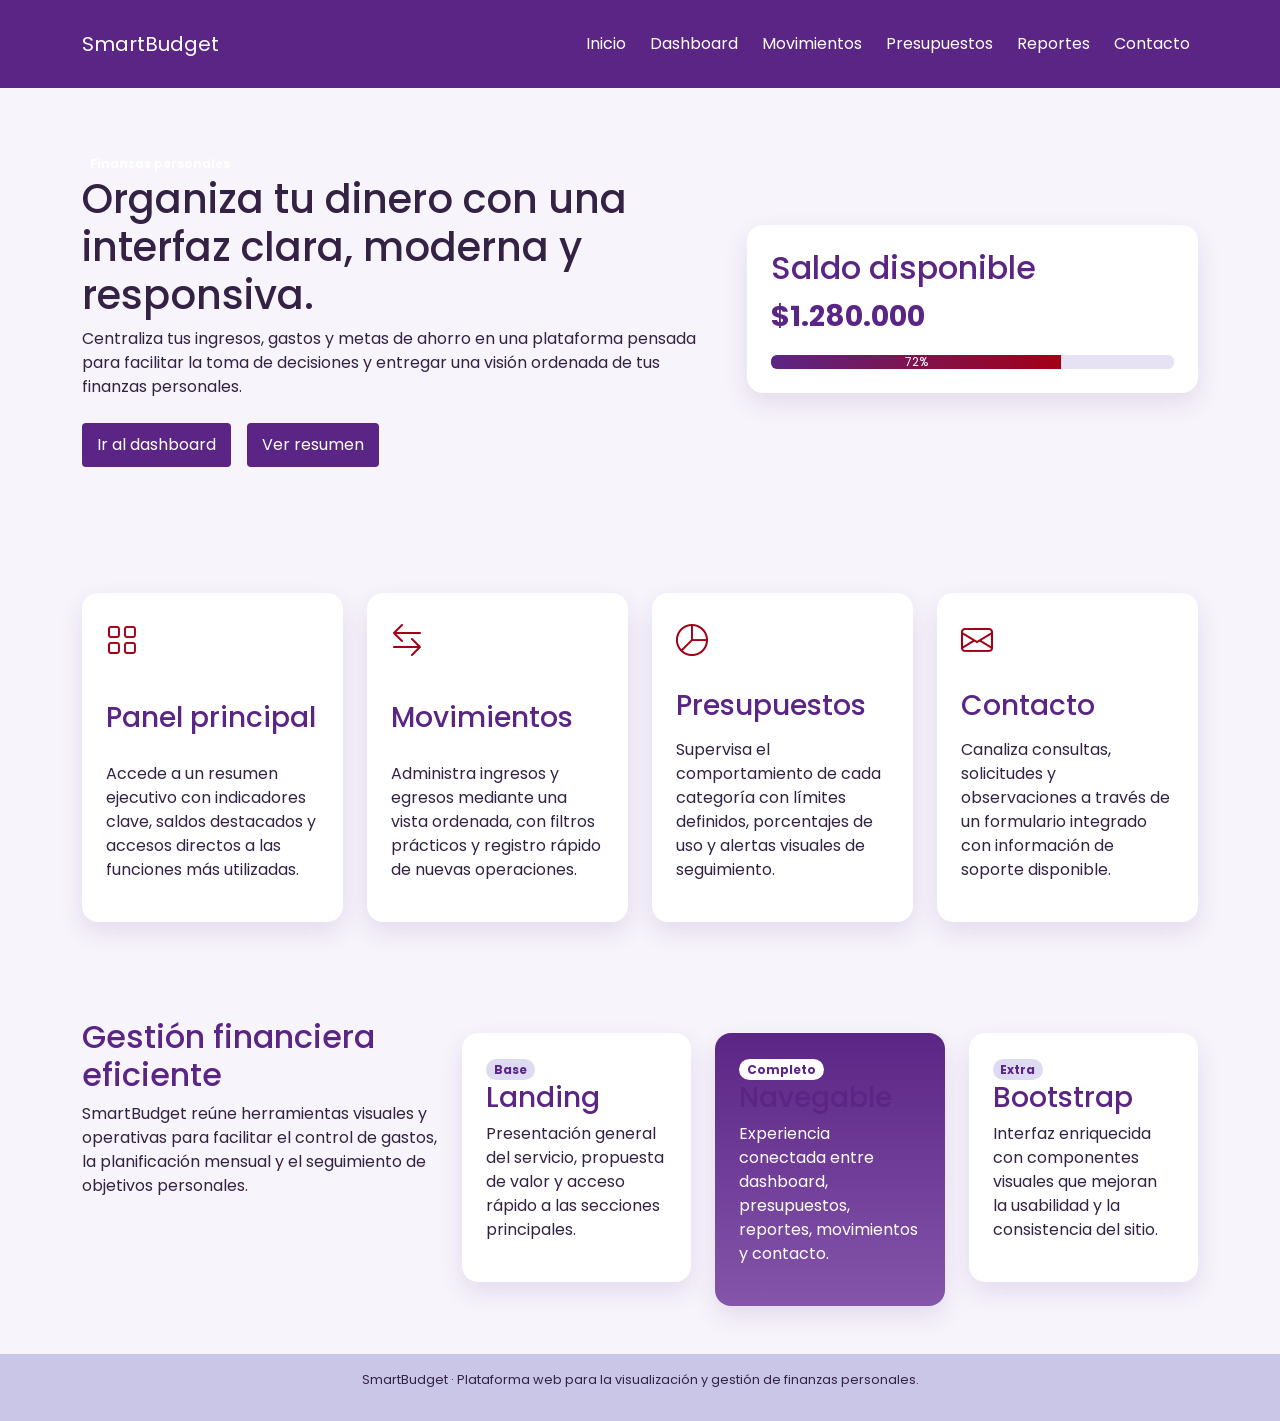
<file: index.html>
<!DOCTYPE html>
<html lang="es">

<head>
    <meta charset="UTF-8">
    <meta name="viewport" content="width=device-width, initial-scale=1.0">
    <title>SmartBudget | Inicio</title>
    <link rel="preconnect" href="https://fonts.googleapis.com">
    <link rel="preconnect" href="https://fonts.gstatic.com" crossorigin>
    <link href="https://fonts.googleapis.com/css2?family=Poppins:wght@300;400;500;600;700;800&display=swap"
        rel="stylesheet">
    <link rel="stylesheet" href="https://cdn.jsdelivr.net/npm/bootstrap@5.3.3/dist/css/bootstrap.min.css">
    <link rel="stylesheet" href="https://cdn.jsdelivr.net/npm/bootstrap-icons@1.11.3/font/bootstrap-icons.min.css">
    <link rel="stylesheet" href="./css/main.css">
</head>

<body>
    <header class="header">
        <nav class="navbar navbar-expand-lg menu">
            <div class="container">
                <a class="navbar-brand logo" href="./index.html">SmartBudget</a>
                <button class="navbar-toggler" type="button" data-bs-toggle="collapse" data-bs-target="#navbarMain"
                    aria-controls="navbarMain" aria-expanded="false" aria-label="Mostrar navegación">
                    <span class="navbar-toggler-icon"></span>
                </button>
                <div class="collapse navbar-collapse" id="navbarMain">
                    <ul class="navbar-nav ms-auto menu-list">
                        <li class="nav-item"><a class="nav-link menu-link menu-link-active" href="index.html">Inicio</a>
                        </li>
                        <li class="nav-item"><a class="nav-link menu-link" href="pages/dashboard.html">Dashboard</a>
                        </li>
                        <li class="nav-item"><a class="nav-link menu-link" href="pages/movimientos.html">Movimientos</a>
                        </li>
                        <li class="nav-item"><a class="nav-link menu-link"
                                href="pages/presupuestos.html">Presupuestos</a></li>
                        <li class="nav-item"><a class="nav-link menu-link" href="pages/reportes.html">Reportes</a></li>
                        <li class="nav-item"><a class="nav-link menu-link" href="pages/contacto.html">Contacto</a></li>
                    </ul>
                </div>
            </div>
        </nav>
    </header>

    <main>
        <section class="hero py-5">
            <div class="container">
                <div class="row align-items-center g-4">
                    <div class="col-lg-7">
                        <span class="hero-badge badge rounded-pill">Finanzas personales</span>
                        <h1 class="hero-title">Organiza tu dinero con una interfaz clara, moderna y responsiva.</h1>
                        <p class="hero-text">Centraliza tus ingresos, gastos y metas de ahorro en una plataforma pensada
                            para
                            facilitar la toma de decisiones y entregar una visión ordenada de tus finanzas personales.
                        </p>
                        <div class="d-flex flex-wrap gap-3 mt-4">
                            <a class="btn btn-main" href="./pages/dashboard.html">Ir al dashboard</a>
                            <button class="btn btn-outline-main" data-bs-toggle="modal"
                                data-bs-target="#inicioModal">Ver
                                resumen</button>
                        </div>
                    </div>
                    <div class="col-lg-5">
                        <div id="heroCarousel" class="carousel slide preview-card" data-bs-ride="carousel">
                            <div class="carousel-inner">
                                <div class="carousel-item active">
                                    <div class="preview-card-panel">
                                        <h2>Saldo disponible</h2>
                                        <strong>$1.280.000</strong>
                                        <div class="progress mt-3">
                                            <div class="progress-bar" style="width:72%">72%</div>
                                        </div>
                                    </div>
                                </div>
                                <div class="carousel-item">
                                    <div class="preview-card-panel">
                                        <h2>Movimientos del mes</h2>
                                        <strong>38 registros</strong>
                                        <div class="alert alert-light mt-3 mb-0">La categoría hogar presenta un avance
                                            del 78% del
                                            presupuesto asignado.</div>
                                    </div>
                                </div>
                            </div>
                        </div>
                    </div>
                </div>
            </div>
        </section>

        <section class="features py-5">
            <div class="container">
                <div class="row g-4">
                    <div class="col-md-6 col-xl-3">
                        <article class="card-box"><i class="bi bi-grid"></i>
                            <h3>Panel principal</h3>
                            <p>Accede a un resumen ejecutivo con indicadores clave, saldos destacados y accesos directos
                                a las
                                funciones más utilizadas.</p>
                        </article>
                    </div>
                    <div class="col-md-6 col-xl-3">
                        <article class="card-box"><i class="bi bi-arrow-left-right"></i>
                            <h3>Movimientos</h3>
                            <p>Administra ingresos y egresos mediante una vista ordenada, con filtros prácticos y
                                registro rápido de
                                nuevas operaciones.</p>
                        </article>
                    </div>
                    <div class="col-md-6 col-xl-3">
                        <article class="card-box"><i class="bi bi-pie-chart"></i>
                            <h3>Presupuestos</h3>
                            <p>Supervisa el comportamiento de cada categoría con límites definidos, porcentajes de uso y
                                alertas
                                visuales de seguimiento.</p>
                        </article>
                    </div>
                    <div class="col-md-6 col-xl-3">
                        <article class="card-box"><i class="bi bi-envelope"></i>
                            <h3>Contacto</h3>
                            <p>Canaliza consultas, solicitudes y observaciones a través de un formulario integrado con
                                información de
                                soporte disponible.</p>
                        </article>
                    </div>
                </div>
            </div>
        </section>

        <section class="plans py-5">
            <div class="container">
                <div class="row g-4">
                    <div class="col-lg-4">
                        <div class="section-copy">
                            <h2>Gestión financiera eficiente</h2>
                            <p>SmartBudget reúne herramientas visuales y operativas para facilitar el control de gastos,
                                la
                                planificación mensual y el seguimiento de objetivos personales.</p>
                        </div>
                    </div>
                    <div class="col-lg-8">
                        <div class="row g-4">
                            <div class="col-md-4">
                                <article class="plan-card"><span class="badge rounded-pill">Base</span>
                                    <h3>Landing</h3>
                                    <p>Presentación general del servicio, propuesta de valor y acceso rápido a las
                                        secciones principales.
                                    </p>
                                </article>
                            </div>
                            <div class="col-md-4">
                                <article class="plan-card plan-card-featured"><span
                                        class="badge rounded-pill">Completo</span>
                                    <h3>Navegable</h3>
                                    <p>Experiencia conectada entre dashboard, presupuestos, reportes, movimientos y
                                        contacto.</p>
                                </article>
                            </div>
                            <div class="col-md-4">
                                <article class="plan-card"><span class="badge rounded-pill">Extra</span>
                                    <h3>Bootstrap</h3>
                                    <p>Interfaz enriquecida con componentes visuales que mejoran la usabilidad y la
                                        consistencia del
                                        sitio.</p>
                                </article>
                            </div>
                        </div>
                    </div>
                </div>
            </div>
        </section>
    </main>

    <footer class="footer">
        <p>SmartBudget · Plataforma web para la visualización y gestión de finanzas personales.</p>
    </footer>

    <div class="modal fade" id="inicioModal" tabindex="-1" aria-hidden="true">
        <div class="modal-dialog modal-dialog-centered">
            <div class="modal-content modal-main">
                <div class="modal-header">
                    <h2 class="modal-title fs-5">Resumen del sitio</h2>
                    <button type="button" class="btn-close" data-bs-dismiss="modal" aria-label="Cerrar"></button>
                </div>
                <div class="modal-body">
                    <p>Explora una experiencia enfocada en el control financiero, con herramientas visuales para revisar
                        movimientos, planificar presupuestos y consultar indicadores relevantes.</p>
                </div>
            </div>
        </div>
    </div>

    <script src="https://cdn.jsdelivr.net/npm/bootstrap@5.3.3/dist/js/bootstrap.bundle.min.js"></script>
    <script src="./js/main.js"></script>
</body>

</html>
</file>
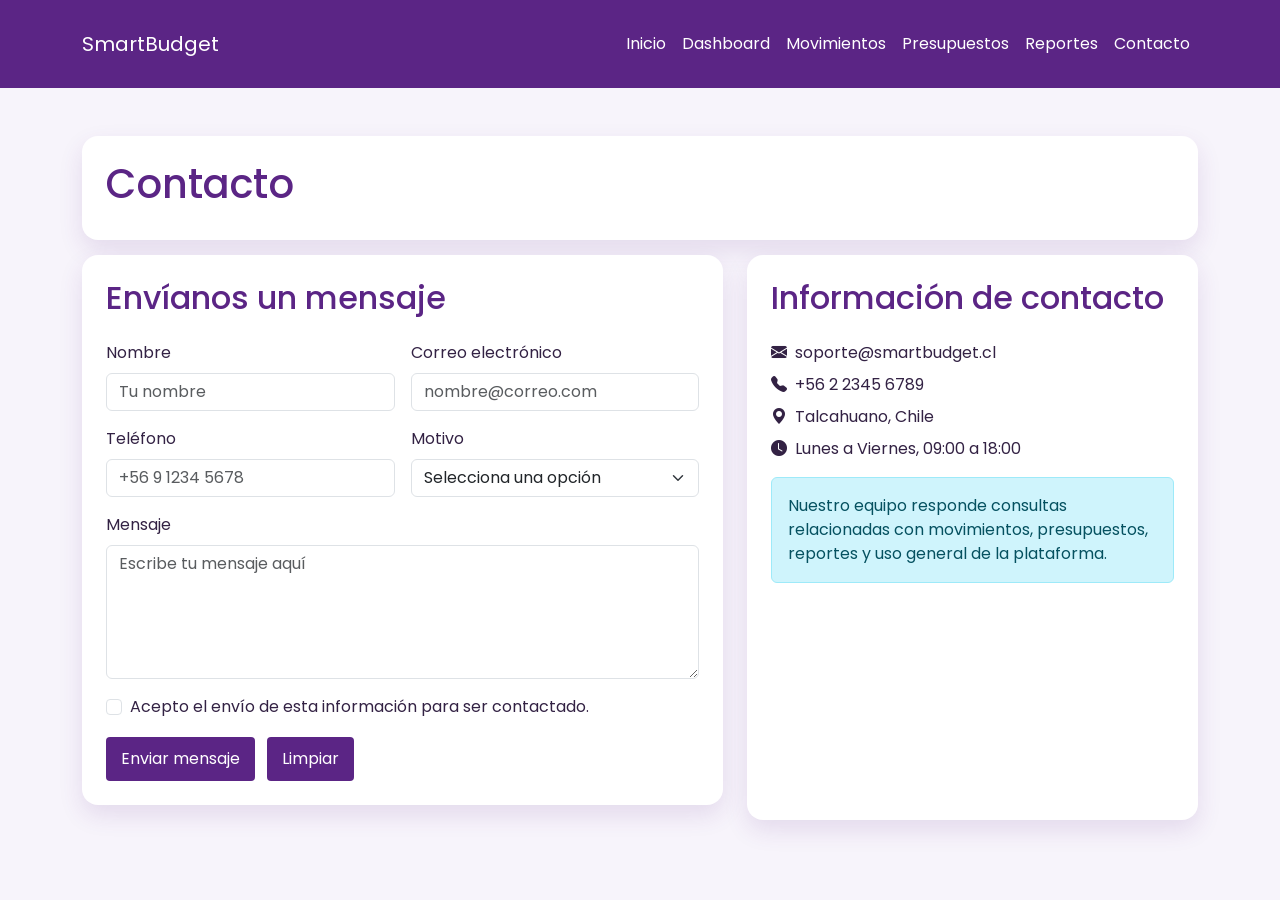
<file: pages/contacto.html>
<!DOCTYPE html>
<html lang="es">

<head>
    <meta charset="UTF-8">
    <meta name="viewport" content="width=device-width, initial-scale=1.0">
    <title>SmartBudget | Contacto</title>
    <link rel="preconnect" href="https://fonts.googleapis.com">
    <link rel="preconnect" href="https://fonts.gstatic.com" crossorigin>
    <link href="https://fonts.googleapis.com/css2?family=Poppins:wght@300;400;500;600;700;800&display=swap"
        rel="stylesheet">
    <link rel="stylesheet" href="https://cdn.jsdelivr.net/npm/bootstrap@5.3.3/dist/css/bootstrap.min.css">
    <link rel="stylesheet" href="https://cdn.jsdelivr.net/npm/bootstrap-icons@1.11.3/font/bootstrap-icons.min.css">
    <link rel="stylesheet" href="../css/main.css">
</head>

<body>
    <header class="header">
        <nav class="navbar navbar-expand-lg menu">
            <div class="container">
                <a class="navbar-brand logo" href="../index.html">SmartBudget</a>
                <button class="navbar-toggler" type="button" data-bs-toggle="collapse" data-bs-target="#navbarMain"
                    aria-controls="navbarMain" aria-expanded="false" aria-label="Mostrar navegación">
                    <span class="navbar-toggler-icon"></span>
                </button>

                <div class="collapse navbar-collapse" id="navbarMain">
                    <ul class="navbar-nav ms-auto menu__list">
                        <li class="nav-item"><a class="nav-link menu__link" href="../index.html">Inicio</a></li>
                        <li class="nav-item"><a class="nav-link menu__link" href="./dashboard.html">Dashboard</a></li>
                        <li class="nav-item"><a class="nav-link menu__link" href="./movimientos.html">Movimientos</a>
                        </li>
                        <li class="nav-item"><a class="nav-link menu__link" href="./presupuestos.html">Presupuestos</a>
                        </li>
                        <li class="nav-item"><a class="nav-link menu__link" href="./reportes.html">Reportes</a></li>
                        <li class="nav-item"><a class="nav-link menu__link menu__link--active"
                                href="./contacto.html">Contacto</a></li>
                    </ul>
                </div>
            </div>
        </nav>
    </header>

    <main class="page py-5">
        <div class="container">
            <div class="page-head">
                <h1>Contacto</h1>
            </div>

            <div class="row g-4">
                <div class="col-lg-7">
                    <section class="content-panel">
                        <h2 class="mb-4">Envíanos un mensaje</h2>

                        <form class="row g-3">
                            <div class="col-md-6">
                                <label for="nombre" class="form-label">Nombre</label>
                                <input type="text" class="form-control" id="nombre" placeholder="Tu nombre">
                            </div>

                            <div class="col-md-6">
                                <label for="correo" class="form-label">Correo electrónico</label>
                                <input type="email" class="form-control" id="correo" placeholder="nombre@correo.com">
                            </div>

                            <div class="col-md-6">
                                <label for="telefono" class="form-label">Teléfono</label>
                                <input type="tel" class="form-control" id="telefono" placeholder="+56 9 1234 5678">
                            </div>

                            <div class="col-md-6">
                                <label for="motivo" class="form-label">Motivo</label>
                                <select id="motivo" class="form-select">
                                    <option selected>Selecciona una opción</option>
                                    <option>Consulta general</option>
                                    <option>Soporte técnico</option>
                                    <option>Sugerencia</option>
                                    <option>Problema con presupuestos</option>
                                </select>
                            </div>

                            <div class="col-12">
                                <label for="mensaje" class="form-label">Mensaje</label>
                                <textarea class="form-control" id="mensaje" rows="5"
                                    placeholder="Escribe tu mensaje aquí"></textarea>
                            </div>

                            <div class="col-12">
                                <div class="form-check">
                                    <input class="form-check-input" type="checkbox" id="terminos">
                                    <label class="form-check-label" for="terminos">
                                        Acepto el envío de esta información para ser contactado.
                                    </label>
                                </div>
                            </div>

                            <div class="col-12">
                                <button type="submit" class="btn btn-main">Enviar mensaje</button>
                                <button type="reset" class="btn btn-outline-main ms-2">Limpiar</button>
                            </div>
                        </form>
                    </section>
                </div>

                <div class="col-lg-5">
                    <section class="content-panel h-100">
                        <h2 class="mb-4">Información de contacto</h2>

                        <div class="mb-3">
                            <p class="mb-2"><i class="bi bi-envelope-fill me-2"></i>soporte@smartbudget.cl</p>
                            <p class="mb-2"><i class="bi bi-telephone-fill me-2"></i>+56 2 2345 6789</p>
                            <p class="mb-2"><i class="bi bi-geo-alt-fill me-2"></i>Talcahuano, Chile</p>
                            <p class="mb-0"><i class="bi bi-clock-fill me-2"></i>Lunes a Viernes, 09:00 a 18:00</p>
                        </div>

                        <div class="alert alert-info mb-0" role="alert">
                            Nuestro equipo responde consultas relacionadas con movimientos, presupuestos, reportes y uso
                            general de la plataforma.
                        </div>
                    </section>
                </div>
            </div>
        </div>
    </main>

    <script src="https://cdn.jsdelivr.net/npm/bootstrap@5.3.3/dist/js/bootstrap.bundle.min.js"></script>
</body>

</html>
</file>
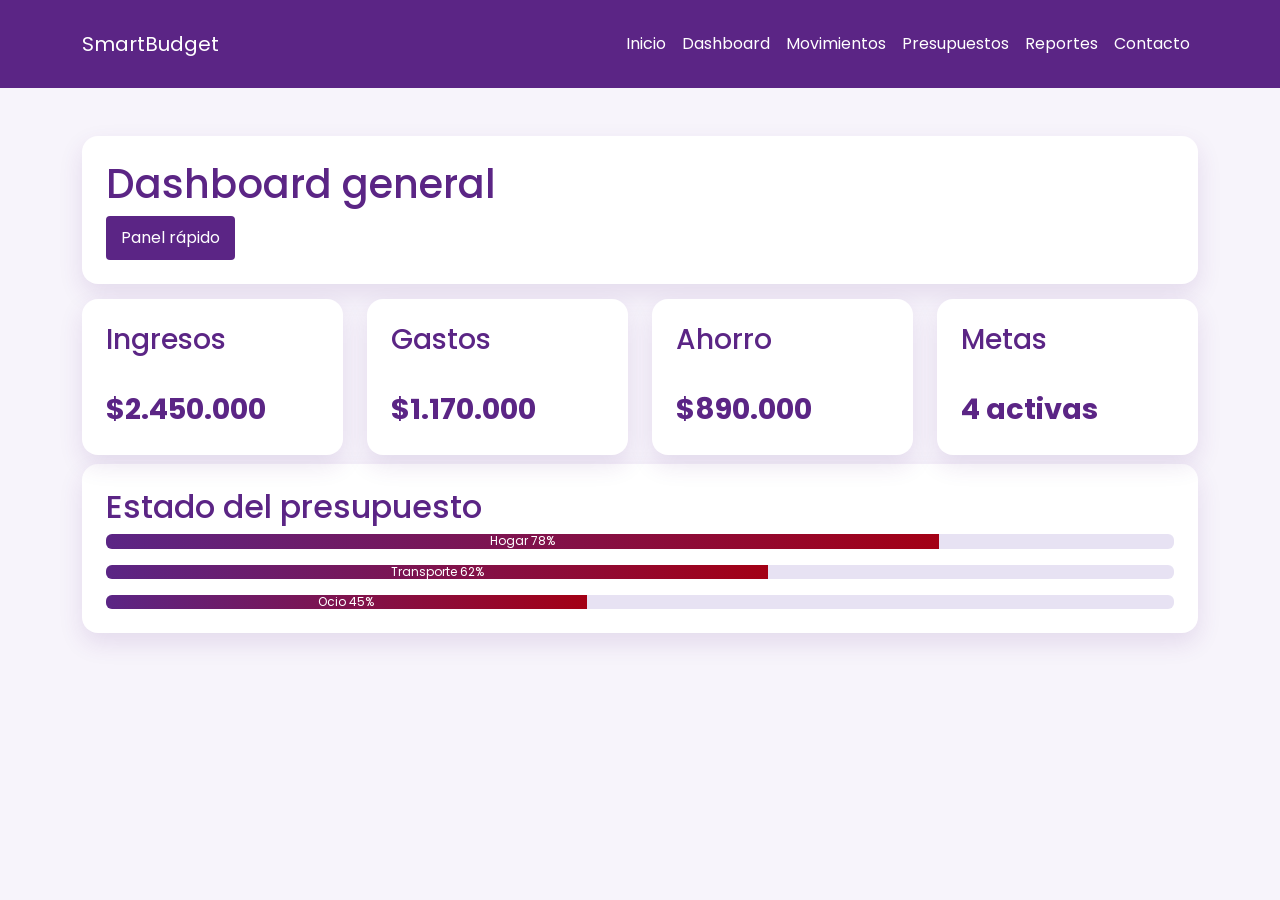
<file: pages/dashboard.html>
<!DOCTYPE html>
<html lang="es">

<head>
    <meta charset="UTF-8">
    <meta name="viewport" content="width=device-width, initial-scale=1.0">
    <title>SmartBudget | Dashboard</title>
    <link rel="preconnect" href="https://fonts.googleapis.com">
    <link rel="preconnect" href="https://fonts.gstatic.com" crossorigin>
    <link href="https://fonts.googleapis.com/css2?family=Poppins:wght@300;400;500;600;700;800&display=swap"
        rel="stylesheet">
    <link rel="stylesheet" href="https://cdn.jsdelivr.net/npm/bootstrap@5.3.3/dist/css/bootstrap.min.css">
    <link rel="stylesheet" href="https://cdn.jsdelivr.net/npm/bootstrap-icons@1.11.3/font/bootstrap-icons.min.css">
    <link rel="stylesheet" href="../css/main.css">
</head>

<body>
    <header class="header">
        <nav class="navbar navbar-expand-lg menu">
            <div class="container"><a class="navbar-brand logo" href="../index.html">SmartBudget</a><button
                    class="navbar-toggler" type="button" data-bs-toggle="collapse" data-bs-target="#navbarMain"><span
                        class="navbar-toggler-icon"></span></button>
                <div class="collapse navbar-collapse" id="navbarMain">
                    <ul class="navbar-nav ms-auto menu__list">
                        <li class="nav-item"><a class="nav-link menu__link" href="../index.html">Inicio</a></li>
                        <li class="nav-item"><a class="nav-link menu__link menu__link--active"
                                href="./dashboard.html">Dashboard</a></li>
                        <li class="nav-item"><a class="nav-link menu__link" href="./movimientos.html">Movimientos</a>
                        </li>
                        <li class="nav-item"><a class="nav-link menu__link" href="./presupuestos.html">Presupuestos</a>
                        </li>
                        <li class="nav-item"><a class="nav-link menu__link" href="./reportes.html">Reportes</a></li>
                        <li class="nav-item"><a class="nav-link menu__link" href="./contacto.html">Contacto</a></li>
                    </ul>
                </div>
            </div>
        </nav>
    </header>
    <main class="page py-5">
        <div class="container">
            <div class="page-head">
                <h1>Dashboard general</h1><button class="btn btn-main" data-bs-toggle="offcanvas"
                    data-bs-target="#panelRapido">Panel rápido</button>
            </div>
            <div class="row g-4">
                <div class="col-md-6 col-xl-3">
                    <article class="card-box">
                        <h3>Ingresos</h3><strong>$2.450.000</strong>
                    </article>
                </div>
                <div class="col-md-6 col-xl-3">
                    <article class="card-box">
                        <h3>Gastos</h3><strong>$1.170.000</strong>
                    </article>
                </div>
                <div class="col-md-6 col-xl-3">
                    <article class="card-box">
                        <h3>Ahorro</h3><strong>$890.000</strong>
                    </article>
                </div>
                <div class="col-md-6 col-xl-3">
                    <article class="card-box">
                        <h3>Metas</h3><strong>4 activas</strong>
                    </article>
                </div>
            </div>
            <div class="content-panel mt-4">
                <h2>Estado del presupuesto</h2>
                <div class="progress mb-3">
                    <div class="progress-bar" style="width:78%">Hogar 78%</div>
                </div>
                <div class="progress mb-3">
                    <div class="progress-bar" style="width:62%">Transporte 62%</div>
                </div>
                <div class="progress">
                    <div class="progress-bar" style="width:45%">Ocio 45%</div>
                </div>
            </div>
        </div>
    </main>
    <div class="offcanvas offcanvas-end" tabindex="-1" id="panelRapido">
        <div class="offcanvas-header">
            <h2 class="offcanvas-title fs-5">Panel rápido</h2><button type="button" class="btn-close"
                data-bs-dismiss="offcanvas"></button>
        </div>
        <div class="offcanvas-body">
            <div class="d-grid gap-3"><a class="btn btn-outline-main" href="./movimientos.html">Ver movimientos</a><a
                    class="btn btn-outline-main" href="./reportes.html">Ir a reportes</a></div>
        </div>
    </div>
    <script src="https://cdn.jsdelivr.net/npm/bootstrap@5.3.3/dist/js/bootstrap.bundle.min.js"></script>
</body>

</html>
</file>
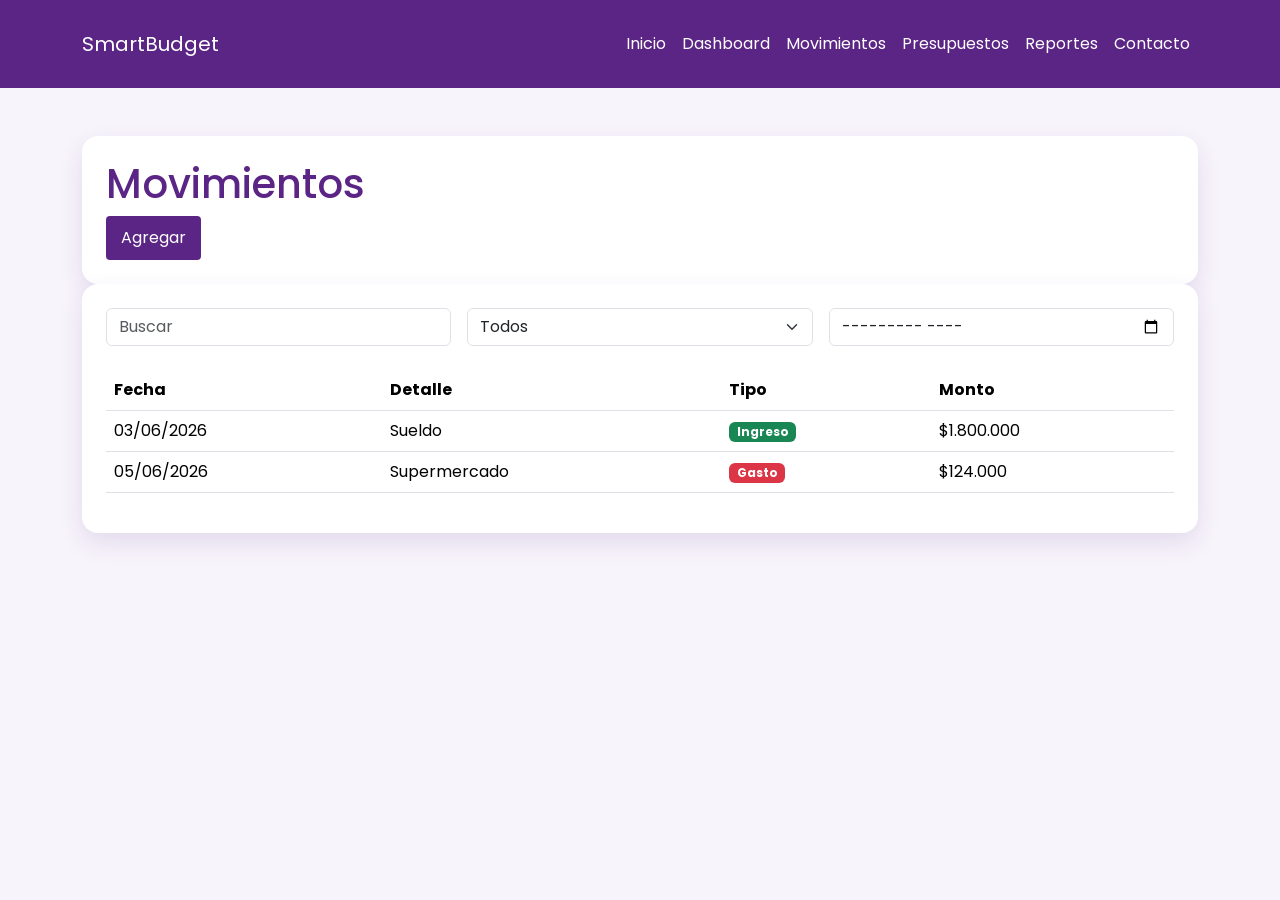
<file: pages/movimientos.html>
<!DOCTYPE html>
<html lang="es">

<head>
    <meta charset="UTF-8">
    <meta name="viewport" content="width=device-width, initial-scale=1.0">
    <title>SmartBudget | Movimientos</title>
    <link rel="preconnect" href="https://fonts.googleapis.com">
    <link rel="preconnect" href="https://fonts.gstatic.com" crossorigin>
    <link href="https://fonts.googleapis.com/css2?family=Poppins:wght@300;400;500;600;700;800&display=swap"
        rel="stylesheet">
    <link rel="stylesheet" href="https://cdn.jsdelivr.net/npm/bootstrap@5.3.3/dist/css/bootstrap.min.css">
    <link rel="stylesheet" href="https://cdn.jsdelivr.net/npm/bootstrap-icons@1.11.3/font/bootstrap-icons.min.css">
    <link rel="stylesheet" href="../css/main.css">
</head>

<body>
    <header class="header">
        <nav class="navbar navbar-expand-lg menu">
            <div class="container"><a class="navbar-brand logo" href="../index.html">SmartBudget</a><button
                    class="navbar-toggler" type="button" data-bs-toggle="collapse" data-bs-target="#navbarMain"><span
                        class="navbar-toggler-icon"></span></button>
                <div class="collapse navbar-collapse" id="navbarMain">
                    <ul class="navbar-nav ms-auto menu__list">
                        <li class="nav-item"><a class="nav-link menu__link" href="../index.html">Inicio</a></li>
                        <li class="nav-item"><a class="nav-link menu__link" href="./dashboard.html">Dashboard</a></li>
                        <li class="nav-item"><a class="nav-link menu__link menu__link--active"
                                href="./movimientos.html">Movimientos</a></li>
                        <li class="nav-item"><a class="nav-link menu__link" href="./presupuestos.html">Presupuestos</a>
                        </li>
                        <li class="nav-item"><a class="nav-link menu__link" href="./reportes.html">Reportes</a></li>
                        <li class="nav-item"><a class="nav-link menu__link" href="./contacto.html">Contacto</a></li>
                    </ul>
                </div>
            </div>
        </nav>
    </header>
    <main class="page py-5">
        <div class="container">
            <div class="page-head">
                <h1>Movimientos</h1><button class="btn btn-main" data-bs-toggle="modal"
                    data-bs-target="#movimientoModal">Agregar</button>
            </div>
            <div class="content-panel">
                <div class="row g-3 mb-4">
                    <div class="col-md-4"><input class="form-control" placeholder="Buscar"></div>
                    <div class="col-md-4"><select class="form-select">
                            <option>Todos</option>
                            <option>Ingreso</option>
                            <option>Gasto</option>
                        </select></div>
                    <div class="col-md-4"><input class="form-control" type="month"></div>
                </div>
                <div class="table-responsive">
                    <table class="table table-hover">
                        <thead>
                            <tr>
                                <th>Fecha</th>
                                <th>Detalle</th>
                                <th>Tipo</th>
                                <th>Monto</th>
                            </tr>
                        </thead>
                        <tbody>
                            <tr>
                                <td>03/06/2026</td>
                                <td>Sueldo</td>
                                <td><span class="badge bg-success">Ingreso</span></td>
                                <td>$1.800.000</td>
                            </tr>
                            <tr>
                                <td>05/06/2026</td>
                                <td>Supermercado</td>
                                <td><span class="badge bg-danger">Gasto</span></td>
                                <td>$124.000</td>
                            </tr>
                        </tbody>
                    </table>
                </div>
            </div>
        </div>
    </main>
    <div class="modal fade" id="movimientoModal" tabindex="-1">
        <div class="modal-dialog">
            <div class="modal-content modal-main">
                <div class="modal-header">
                    <h2 class="modal-title fs-5">Nuevo movimiento</h2><button type="button" class="btn-close"
                        data-bs-dismiss="modal"></button>
                </div>
                <div class="modal-body">
                    <form class="row g-3">
                        <div class="col-md-6"><input class="form-control" placeholder="Detalle"></div>
                        <div class="col-md-6"><input class="form-control" type="number" placeholder="Monto"></div>
                        <div class="col-12"><button type="button" class="btn btn-main w-100"
                                data-bs-dismiss="modal">Guardar</button></div>
                    </form>
                </div>
            </div>
        </div>
    </div>
    <script src="https://cdn.jsdelivr.net/npm/bootstrap@5.3.3/dist/js/bootstrap.bundle.min.js"></script>
</body>

</html>
</file>
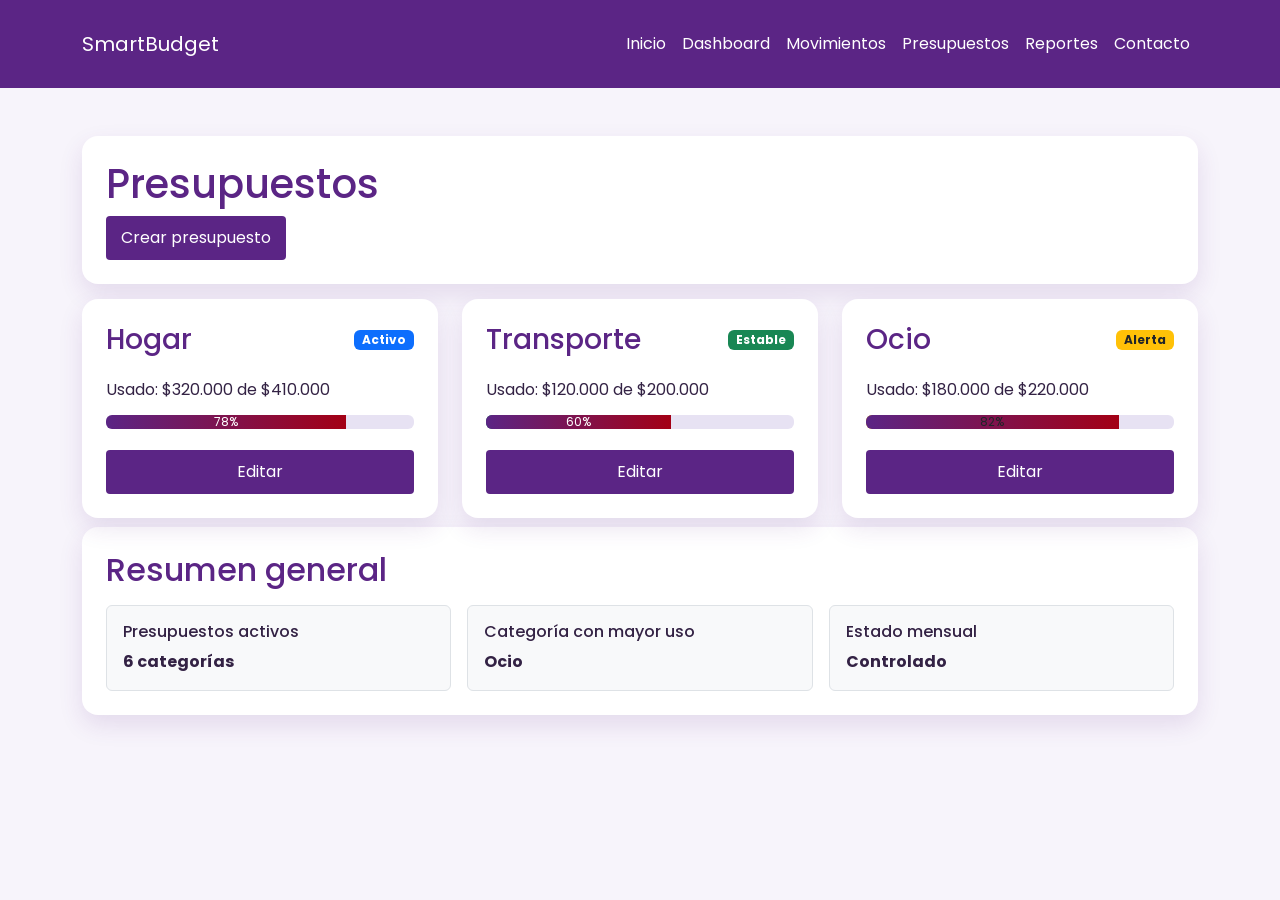
<file: pages/presupuestos.html>
<!DOCTYPE html>
<html lang="es">

<head>
    <meta charset="UTF-8">
    <meta name="viewport" content="width=device-width, initial-scale=1.0">
    <title>SmartBudget | Presupuestos</title>
    <link rel="preconnect" href="https://fonts.googleapis.com">
    <link rel="preconnect" href="https://fonts.gstatic.com" crossorigin>
    <link href="https://fonts.googleapis.com/css2?family=Poppins:wght@300;400;500;600;700;800&display=swap"
        rel="stylesheet">
    <link rel="stylesheet" href="https://cdn.jsdelivr.net/npm/bootstrap@5.3.3/dist/css/bootstrap.min.css">
    <link rel="stylesheet" href="https://cdn.jsdelivr.net/npm/bootstrap-icons@1.11.3/font/bootstrap-icons.min.css">
    <link rel="stylesheet" href="../css/main.css">
</head>

<body>
    <header class="header">
        <nav class="navbar navbar-expand-lg menu">
            <div class="container">
                <a class="navbar-brand logo" href="../index.html">SmartBudget</a>
                <button class="navbar-toggler" type="button" data-bs-toggle="collapse" data-bs-target="#navbarMain"
                    aria-controls="navbarMain" aria-expanded="false" aria-label="Mostrar navegación">
                    <span class="navbar-toggler-icon"></span>
                </button>

                <div class="collapse navbar-collapse" id="navbarMain">
                    <ul class="navbar-nav ms-auto menu__list">
                        <li class="nav-item"><a class="nav-link menu__link" href="../index.html">Inicio</a></li>
                        <li class="nav-item"><a class="nav-link menu__link" href="./dashboard.html">Dashboard</a></li>
                        <li class="nav-item"><a class="nav-link menu__link" href="./movimientos.html">Movimientos</a>
                        </li>
                        <li class="nav-item"><a class="nav-link menu__link menu__link--active"
                                href="./presupuestos.html">Presupuestos</a></li>
                        <li class="nav-item"><a class="nav-link menu__link" href="./reportes.html">Reportes</a></li>
                        <li class="nav-item"><a class="nav-link menu__link" href="./contacto.html">Contacto</a></li>
                    </ul>
                </div>
            </div>
        </nav>
    </header>

    <main class="page py-5">
        <div class="container">
            <div class="page-head">
                <h1>Presupuestos</h1>
                <button class="btn btn-main" data-bs-toggle="modal" data-bs-target="#presupuestoModal">
                    Crear presupuesto
                </button>
            </div>

            <div class="row g-4">
                <div class="col-md-6 col-xl-4">
                    <article class="card-box h-100">
                        <div class="d-flex justify-content-between align-items-center mb-3">
                            <h3 class="mb-0">Hogar</h3>
                            <span class="badge bg-primary">Activo</span>
                        </div>
                        <p class="mb-2">Usado: $320.000 de $410.000</p>
                        <div class="progress mb-3">
                            <div class="progress-bar" style="width: 78%;">78%</div>
                        </div>
                        <button class="btn btn-outline-main w-100">Editar</button>
                    </article>
                </div>

                <div class="col-md-6 col-xl-4">
                    <article class="card-box h-100">
                        <div class="d-flex justify-content-between align-items-center mb-3">
                            <h3 class="mb-0">Transporte</h3>
                            <span class="badge bg-success">Estable</span>
                        </div>
                        <p class="mb-2">Usado: $120.000 de $200.000</p>
                        <div class="progress mb-3">
                            <div class="progress-bar bg-success" style="width: 60%;">60%</div>
                        </div>
                        <button class="btn btn-outline-main w-100">Editar</button>
                    </article>
                </div>

                <div class="col-md-6 col-xl-4">
                    <article class="card-box h-100">
                        <div class="d-flex justify-content-between align-items-center mb-3">
                            <h3 class="mb-0">Ocio</h3>
                            <span class="badge bg-warning text-dark">Alerta</span>
                        </div>
                        <p class="mb-2">Usado: $180.000 de $220.000</p>
                        <div class="progress mb-3">
                            <div class="progress-bar bg-warning text-dark" style="width: 82%;">82%</div>
                        </div>
                        <button class="btn btn-outline-main w-100">Editar</button>
                    </article>
                </div>
            </div>

            <div class="content-panel mt-4">
                <h2 class="mb-3">Resumen general</h2>
                <div class="row g-3">
                    <div class="col-md-4">
                        <div class="p-3 border rounded bg-light h-100">
                            <h3 class="h6">Presupuestos activos</h3>
                            <strong>6 categorías</strong>
                        </div>
                    </div>
                    <div class="col-md-4">
                        <div class="p-3 border rounded bg-light h-100">
                            <h3 class="h6">Categoría con mayor uso</h3>
                            <strong>Ocio</strong>
                        </div>
                    </div>
                    <div class="col-md-4">
                        <div class="p-3 border rounded bg-light h-100">
                            <h3 class="h6">Estado mensual</h3>
                            <strong>Controlado</strong>
                        </div>
                    </div>
                </div>
            </div>
        </div>
    </main>

    <div class="modal fade" id="presupuestoModal" tabindex="-1" aria-hidden="true">
        <div class="modal-dialog">
            <div class="modal-content modal-main">
                <div class="modal-header">
                    <h2 class="modal-title fs-5">Nuevo presupuesto</h2>
                    <button type="button" class="btn-close" data-bs-dismiss="modal" aria-label="Cerrar"></button>
                </div>
                <div class="modal-body">
                    <form class="row g-3">
                        <div class="col-12">
                            <label for="categoria" class="form-label">Categoría</label>
                            <input type="text" class="form-control" id="categoria" placeholder="Ej: Alimentación">
                        </div>

                        <div class="col-12">
                            <label for="limite" class="form-label">Límite mensual</label>
                            <input type="number" class="form-control" id="limite" placeholder="Ej: 250000">
                        </div>

                        <div class="col-12">
                            <label for="descripcion" class="form-label">Descripción</label>
                            <textarea class="form-control" id="descripcion" rows="3"
                                placeholder="Detalle del presupuesto"></textarea>
                        </div>

                        <div class="col-12">
                            <button type="button" class="btn btn-main w-100" data-bs-dismiss="modal">
                                Guardar presupuesto
                            </button>
                        </div>
                    </form>
                </div>
            </div>
        </div>
    </div>

    <script src="https://cdn.jsdelivr.net/npm/bootstrap@5.3.3/dist/js/bootstrap.bundle.min.js"></script>
</body>

</html>
</file>
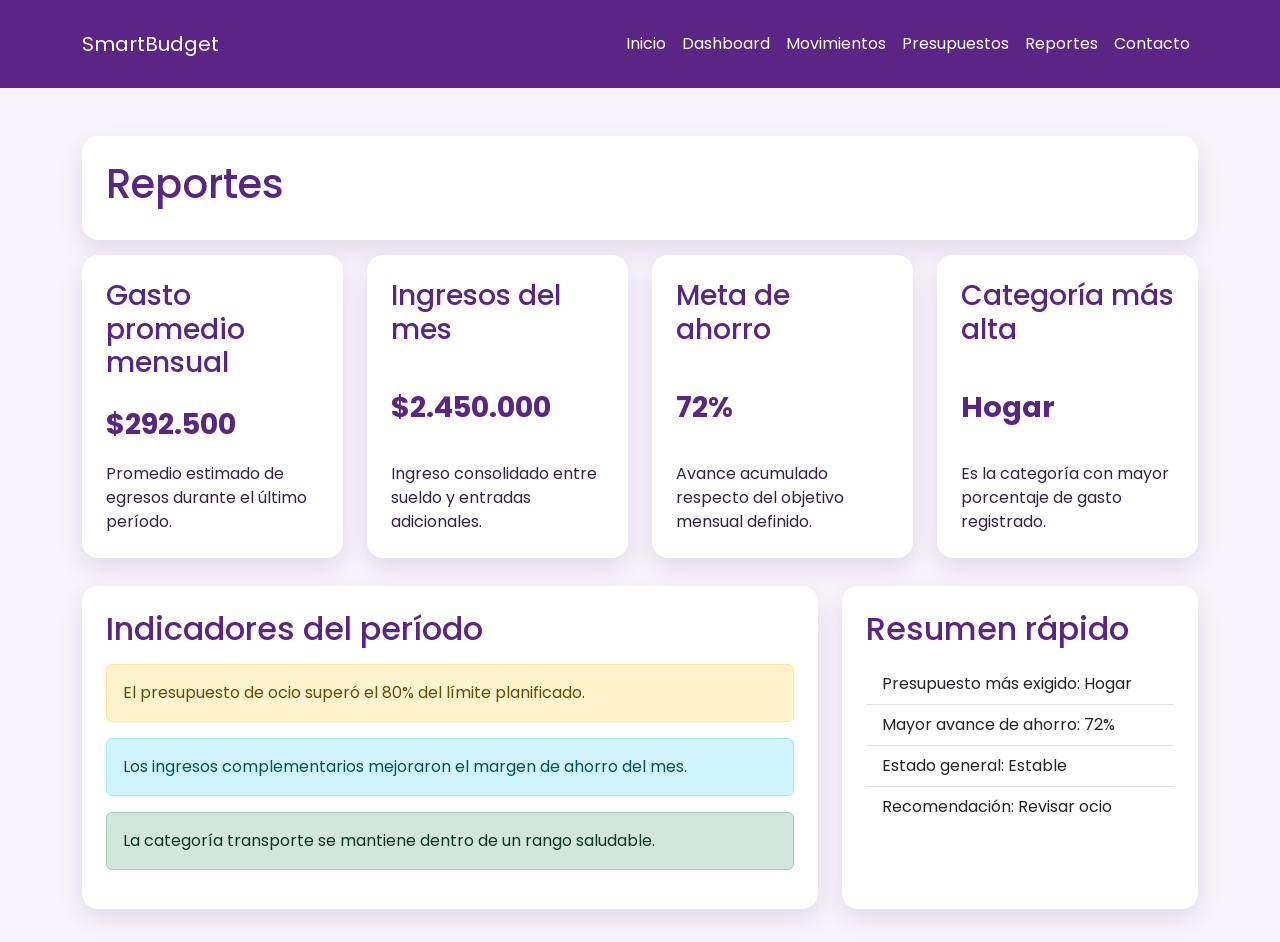
<file: pages/reportes.html>
<!DOCTYPE html>
<html lang="es">

<head>
    <meta charset="UTF-8">
    <meta name="viewport" content="width=device-width, initial-scale=1.0">
    <title>SmartBudget | Reportes</title>
    <link rel="preconnect" href="https://fonts.googleapis.com">
    <link rel="preconnect" href="https://fonts.gstatic.com" crossorigin>
    <link href="https://fonts.googleapis.com/css2?family=Poppins:wght@300;400;500;600;700;800&display=swap"
        rel="stylesheet">
    <link rel="stylesheet" href="https://cdn.jsdelivr.net/npm/bootstrap@5.3.3/dist/css/bootstrap.min.css">
    <link rel="stylesheet" href="https://cdn.jsdelivr.net/npm/bootstrap-icons@1.11.3/font/bootstrap-icons.min.css">
    <link rel="stylesheet" href="../css/main.css">
</head>

<body>
    <header class="header">
        <nav class="navbar navbar-expand-lg menu">
            <div class="container">
                <a class="navbar-brand logo" href="../index.html">SmartBudget</a>
                <button class="navbar-toggler" type="button" data-bs-toggle="collapse" data-bs-target="#navbarMain"
                    aria-controls="navbarMain" aria-expanded="false" aria-label="Mostrar navegación">
                    <span class="navbar-toggler-icon"></span>
                </button>

                <div class="collapse navbar-collapse" id="navbarMain">
                    <ul class="navbar-nav ms-auto menu__list">
                        <li class="nav-item"><a class="nav-link menu__link" href="../index.html">Inicio</a></li>
                        <li class="nav-item"><a class="nav-link menu__link" href="./dashboard.html">Dashboard</a></li>
                        <li class="nav-item"><a class="nav-link menu__link" href="./movimientos.html">Movimientos</a></li>
                        <li class="nav-item"><a class="nav-link menu__link" href="./presupuestos.html">Presupuestos</a></li>
                        <li class="nav-item"><a class="nav-link menu__link menu__link--active" href="./reportes.html">Reportes</a></li>
                        <li class="nav-item"><a class="nav-link menu__link" href="./contacto.html">Contacto</a></li>
                    </ul>
                </div>
            </div>
        </nav>
    </header>

    <main class="page py-5">
        <div class="container">
            <div class="page-head">
                <h1>Reportes</h1>
            </div>

            <div class="row g-4">
                <div class="col-md-6 col-xl-3">
                    <article class="card-box h-100">
                        <h3>Gasto promedio mensual</h3>
                        <strong>$292.500</strong>
                        <p class="mt-2 mb-0">Promedio estimado de egresos durante el último período.</p>
                    </article>
                </div>

                <div class="col-md-6 col-xl-3">
                    <article class="card-box h-100">
                        <h3>Ingresos del mes</h3>
                        <strong>$2.450.000</strong>
                        <p class="mt-2 mb-0">Ingreso consolidado entre sueldo y entradas adicionales.</p>
                    </article>
                </div>

                <div class="col-md-6 col-xl-3">
                    <article class="card-box h-100">
                        <h3>Meta de ahorro</h3>
                        <strong>72%</strong>
                        <p class="mt-2 mb-0">Avance acumulado respecto del objetivo mensual definido.</p>
                    </article>
                </div>

                <div class="col-md-6 col-xl-3">
                    <article class="card-box h-100">
                        <h3>Categoría más alta</h3>
                        <strong>Hogar</strong>
                        <p class="mt-2 mb-0">Es la categoría con mayor porcentaje de gasto registrado.</p>
                    </article>
                </div>
            </div>

            <div class="row g-4 mt-1">
                <div class="col-lg-8">
                    <section class="content-panel h-100">
                        <h2 class="mb-3">Indicadores del período</h2>

                        <div class="alert alert-warning" role="alert">
                            El presupuesto de ocio superó el 80% del límite planificado.
                        </div>

                        <div class="alert alert-info" role="alert">
                            Los ingresos complementarios mejoraron el margen de ahorro del mes.
                        </div>

                        <div class="alert alert-success mb-0" role="alert">
                            La categoría transporte se mantiene dentro de un rango saludable.
                        </div>
                    </section>
                </div>

                <div class="col-lg-4">
                    <section class="content-panel h-100">
                        <h2 class="mb-3">Resumen rápido</h2>
                        <ul class="list-group list-group-flush">
                            <li class="list-group-item">Presupuesto más exigido: Hogar</li>
                            <li class="list-group-item">Mayor avance de ahorro: 72%</li>
                            <li class="list-group-item">Estado general: Estable</li>
                            <li class="list-group-item">Recomendación: Revisar ocio</li>
                        </ul>
                    </section>
                </div>
            </div>
        </div>
    </main>

    <script src="https://cdn.jsdelivr.net/npm/bootstrap@5.3.3/dist/js/bootstrap.bundle.min.js"></script>
</body>

</html>
</file>
<file: css/main.css>
/** BOTON */
/** CARDS */
/** PROGRESS */
/** MODALS */
/** ACCORDION */
.btn-main {
  padding: 10px 15px;
  border-radius: 4px;
  cursor: pointer;
  transition: all 0.2s ease;
  background-color: #5B2585;
  color: white;
  border: none;
}
.btn-main:hover {
  background-color: rgb(63.7, 25.9, 93.1);
  color: white;
}

.btn-outline-main {
  padding: 10px 15px;
  border-radius: 4px;
  cursor: pointer;
  transition: all 0.2s ease;
  background-color: #5B2585;
  color: white;
  border: none;
}
.btn-outline-main:hover {
  background-color: rgb(63.7, 25.9, 93.1);
  color: white;
}

.preview-card,
.card-box,
.plan-card,
.content-panel,
.page-head {
  background: white;
  border-radius: 16px;
  box-shadow: 0 10px 24px rgba(91, 37, 133, 0.12);
  padding: 1.5rem;
}

.card-box {
  height: 100%;
  display: flex;
  flex-direction: column;
  justify-content: space-between;
}
.card-box i {
  display: block;
  font-size: 2rem;
  color: #A30015;
  margin-bottom: 1rem;
}
.card-box h3 {
  color: #5B2585;
}
.card-box strong {
  display: block;
  font-size: 1.8rem;
  color: #5B2585;
  margin-top: 0.5rem;
}

.plan-card h3 {
  color: #5B2585;
}

.page-head h1 {
  color: #5B2585;
}

.content-panel h2 {
  color: #5B2585;
}

.preview-card-panel h2 {
  color: #5B2585;
}
.preview-card-panel strong {
  display: block;
  font-size: 1.8rem;
  color: #5B2585;
  margin-top: 0.5rem;
}

.section-copy h2 {
  color: #5B2585;
}

.plan-card .badge {
  background: #DDDBF1;
  color: #5B2585 !important;
}
.plan-card-featured {
  background: linear-gradient(180deg, #5B2585, #8455aa);
  color: white;
}
.plan-card-featured .badge {
  background: white;
  color: #5B2585 !important;
}

.modal-main {
  border: none;
  border-radius: 16px;
}

.progress {
  height: 0.9rem;
  background: #e7e2f3;
}

.progress-bar {
  background: linear-gradient(90deg, #5B2585, #A30015);
}

.accordion-button:not(.collapsed) {
  background: #efe9f8;
  color: #5B2585;
}

header {
  background-color: #5B2585;
  padding: 1rem;
}
header .logo .menu-link {
  color: white;
}
header .menu-list {
  gap: 0.5rem;
}
header .menu-link-active .menu-link:hover {
  color: #DDDBF1;
}
header a {
  color: white !important;
}

footer {
  text-align: center;
  background-color: #c9c6e8;
  padding: 1rem;
  font-size: 0.8rem;
}

body {
  font-family: "Poppins", sans-serif;
  background: #f7f4fb;
  color: #332244;
}

main {
  min-height: calc(100vh - 140px);
}
main article {
  margin-top: 15px;
}
main section {
  margin-top: 15px;
}

/*# sourceMappingURL=main.css.map */
</file>
